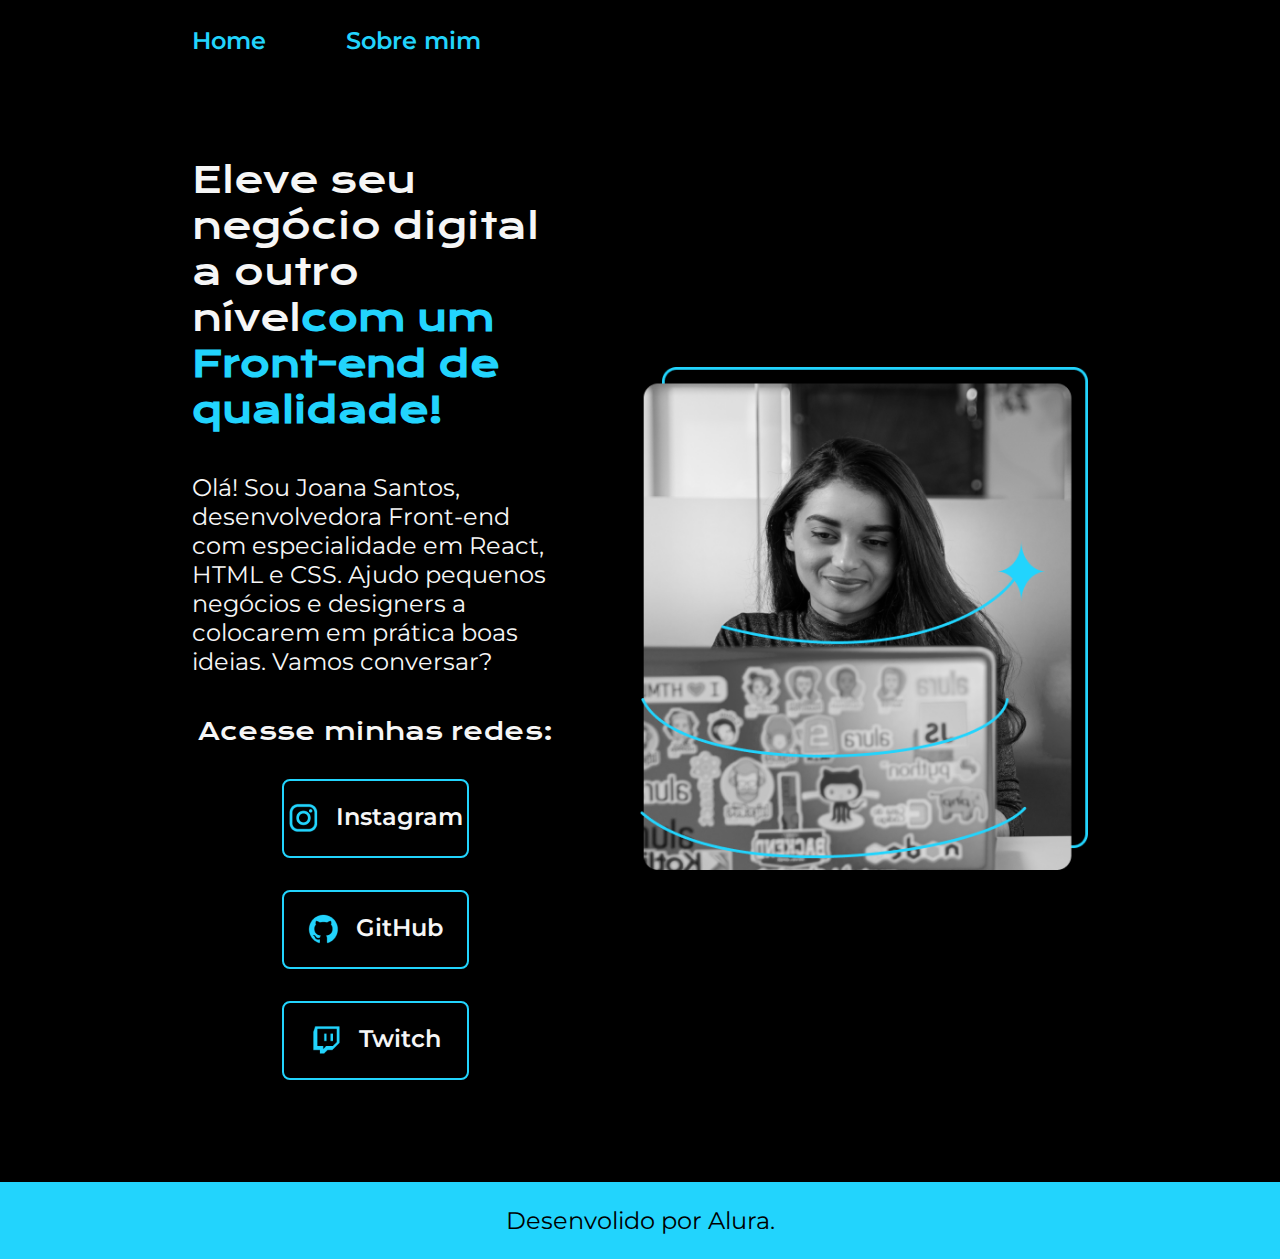
<file: index.html>
<!DOCTYPE html>
<html lang="pt-BR">
<head>
    <meta charset="UTF-8">
    <meta name="viewport" content="width=device-width, initial-scale=1.0">
    <link rel="stylesheet" href="styles/styles.css">
    <link rel="preconnect" href="https://fonts.googleapis.com">
    <link rel="preconnect" href="https://fonts.gstatic.com" crossorigin>
    <link href="https://fonts.googleapis.com/css2?family=Inter:wght@400;700&family=Josefin+Sans:ital,wght@0,700;1,400&family=Krona+One&family=Montserrat:wght@400;600&display=swap" rel="stylesheet">
    <title>Document</title>
</head>
<body>
    <header class="container__cabecalho">
        <nav class="container__cabecalho-menu">
            <a href="index.html" class="container__cabecalho-link">Home</a>
            <a href="about.html" class="container__cabecalho-link">Sobre mim</a>
        </nav>
    </header>
    <main class="container">
        <section class="container__principal">
            <h1 class="container__titulo">Eleve seu negócio digital a outro nível<strong class="titulo__secundario">com um Front-end de qualidade!</strong></h1>
            <p class="container__texto">Olá! Sou Joana Santos, desenvolvedora Front-end com especialidade em React, HTML e CSS. Ajudo pequenos negócios e designers a colocarem em prática boas ideias. Vamos conversar?</p>
            <div class="container__links">
                <h2 class="container__link-subtitulo">Acesse minhas redes:</h2>
                <a href="#" class="container__botao-link">
                    <img src="assets/instagram.png" alt="Imagem do Instagram">
                    Instagram
                </a>
                <a href="#" class="container__botao-link">
                    <img src="assets/github.png" alt="Imagem do GitHub">
                    GitHub
                </a>
                <a href="#" class="container__botao-link">
                    <img src="assets/twitch.png" alt="Imagem da Twitch">
                    Twitch
                </a>
            </div>
       
        </section>     
        <img class="container__imagem" src="assets/Imagem.png" alt="Imagem da Joana Santos">
    </main>
    <footer class="rodape">
        <p>Desenvolido por Alura.</p>
    </footer>
</body>
</html>
</file>
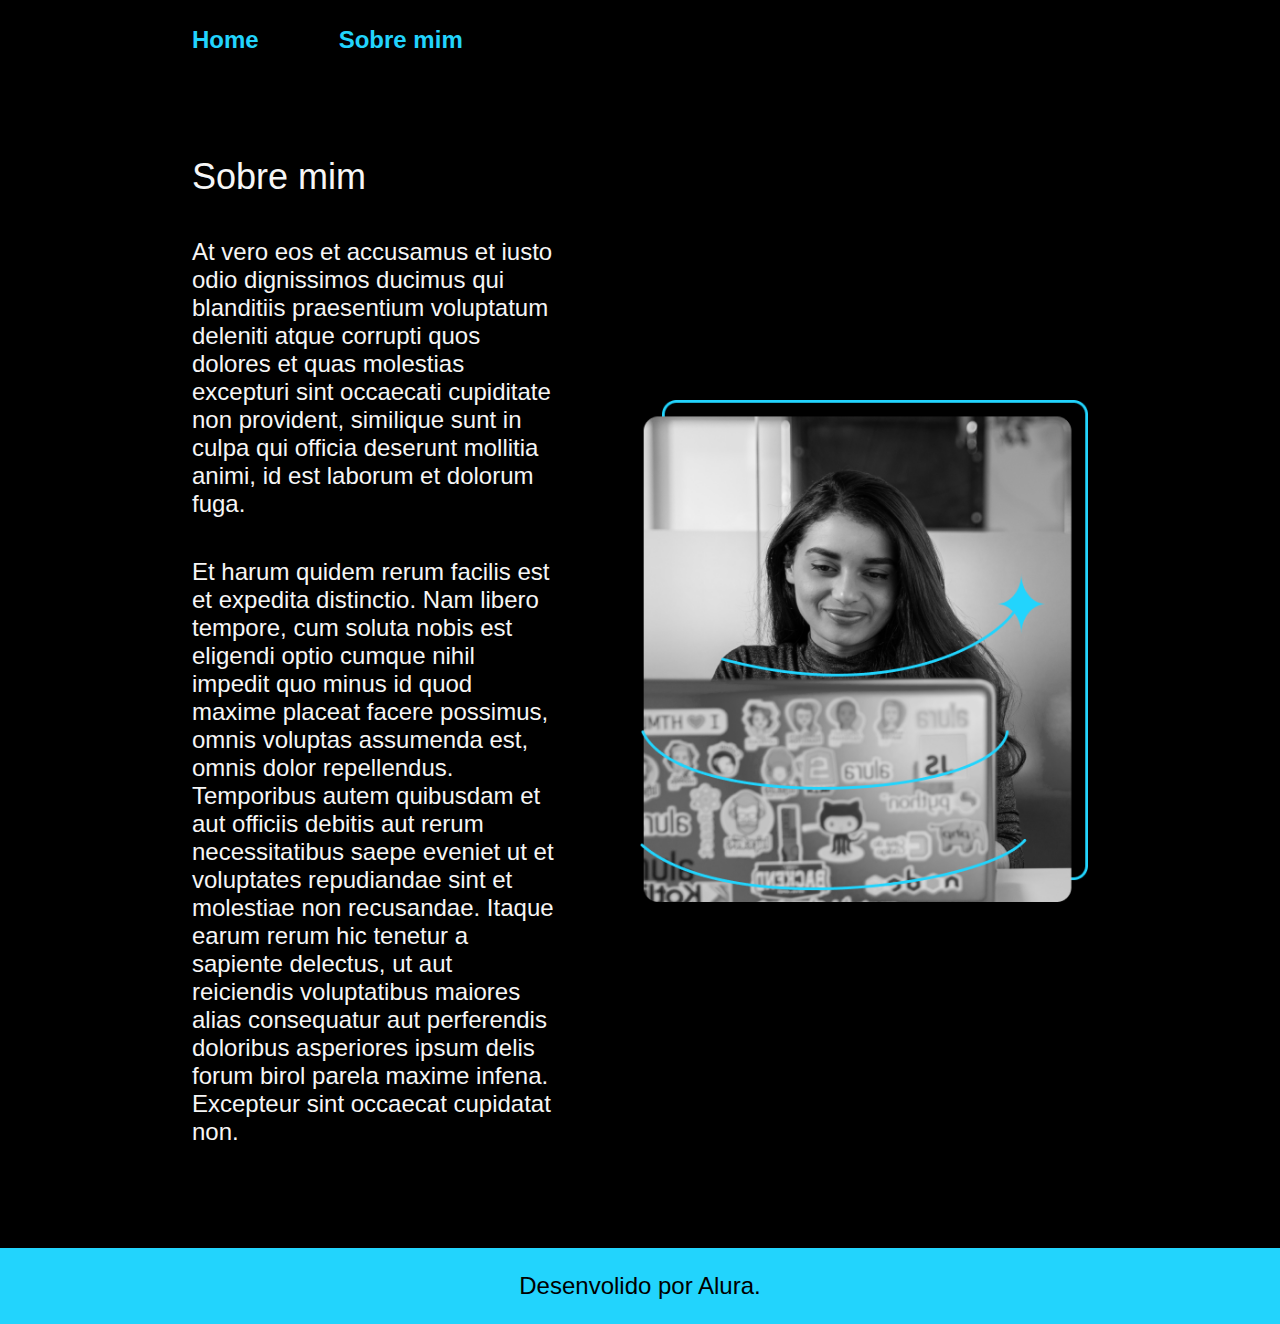
<file: about.html>
<!DOCTYPE html>
<html lang="pt-BR">
<head>
    <meta charset="UTF-8">
    <meta http-equiv="X-UA-Compatible" content="IE=edge">
    <meta name="viewport" content="width=device-width, initial-scale=1.0">
    <link rel="stylesheet" href="styles/styles.css">
    <title>Sobre mim</title>
</head>
<body>
    <header class="container__cabecalho">
        <nav class="container__cabecalho-menu">
            <a href="index.html" class="container__cabecalho-link">Home</a>
            <a href="about.html" class="container__cabecalho-link">Sobre mim</a>
        </nav>
    </header>
    <main class="container">
        <section class="container__principal">
            <h1 class="container__titulo">Sobre mim</h1>
            <p class="container__texto">At vero eos et accusamus et iusto odio dignissimos ducimus qui blanditiis praesentium voluptatum deleniti atque corrupti quos dolores et quas molestias excepturi sint occaecati cupiditate non provident, similique sunt in culpa qui officia deserunt mollitia animi, id est laborum et dolorum fuga.</p>
            <p class="container__texto">Et harum quidem rerum facilis est et expedita distinctio. Nam libero tempore, cum soluta nobis est eligendi optio cumque nihil impedit quo minus id quod maxime placeat facere possimus, omnis voluptas assumenda est, omnis dolor repellendus. Temporibus autem quibusdam et aut officiis debitis aut rerum necessitatibus saepe eveniet ut et voluptates repudiandae sint et molestiae non recusandae. Itaque earum rerum hic tenetur a sapiente delectus, ut aut reiciendis voluptatibus maiores alias consequatur aut perferendis doloribus asperiores ipsum delis forum birol parela maxime infena. Excepteur sint occaecat cupidatat non.</p>
        </section>
        <img class="container__imagem" src="assets/Imagem.png" alt="Imagem da Joana Santos">
    </main>
    <footer class="rodape">
        <p>Desenvolido por Alura.</p>
    </footer>
</body>
</html>
</file>
<file: styles/styles.css>
:root {
    --azul: #22D4FD;
    --branco: #F6F6F6;
    --preto: #000000;
    --fonte-principal: "Krona One";
    --fonte-secundaria: "Montserrat";
    --cinza: #272727;
}

* {
    margin: 0;
    padding: 0;
}

body {
    box-sizing: border-box;
    background-color: var(--preto);
    color: var(--branco);
}

.container__cabecalho {
    padding: 2% 0 0 15%;
}

.container__cabecalho-menu {
    display: flex;
    gap: 80px;
}

.container__cabecalho-link {
    font-family: var(--fonte-secundaria), sans-serif;
    font-size: 1.5rem;
    font-weight: 600;
    color: var(--azul);
    text-decoration: none;
}

.container {
    margin: 8% 15%;
    display: flex;
    align-items: center;
    justify-content: space-between;
    gap: 82px;
}

.container__principal {
    width: 50%;
    display: flex;
    flex-direction: column;
    gap: 40px;
}

.container__titulo {
    color: var(--branco);
    font-family: var(--fonte-principal), sans-serif;
    font-weight: 400;
    font-size: 2.25rem;
}

.titulo__secundario {
    color: var(--azul);
}

.container__texto { 
    color: var(--branco);
    font-family: var(--fonte-secundaria), sans-serif;
    font-weight: 400;
    font-size: 24px;
}

.container__texto a{
    text-decoration: none;
    color: var(--azul);
}

.container__imagem {
    width: 50%;
}

.container__links {
    display: flex;
    flex-direction: column;    
    justify-content: space-between;
    align-items: center;
    gap: 32px;
}

.container__link-subtitulo{
    font-family: var(--fonte-principal),sans-serif;
    font-weight: 400;
    font-size: 1.5rem;
}

.container__botao-link {
    display: flex;
    justify-content: center;
    gap: 16px;
    border: 2px solid var(--azul);
    width: 50%;
    text-align: center;
    border-radius: 8px;
    font-size: 1.5rem;
    font-weight: 600;
    padding: 21.5px 0;
    text-decoration: none;
    color: var(--branco);
    font-family: var(--fonte-secundaria), sans-serif;
}

.container__botao-link:hover {
    background-color: var(--cinza);
}

.rodape {
    padding: 24px;
    background-color: var(--azul);
    color: var(--preto);
    text-align: center;
    font-family: var(--fonte-secundaria),sans-serif;
    font-weight: 400;
    font-size: 1.5rem;
}

@media (max-width: 1200px) {
    .container__cabecalho {
        padding: 10%;
    }
    .container__cabecalho-menu {
        justify-content: center;
    }
    .container {
        flex-direction: column-reverse;
        padding: 5%;
    }
    .container__principal {
        width: auto;
    }
}
</file>
